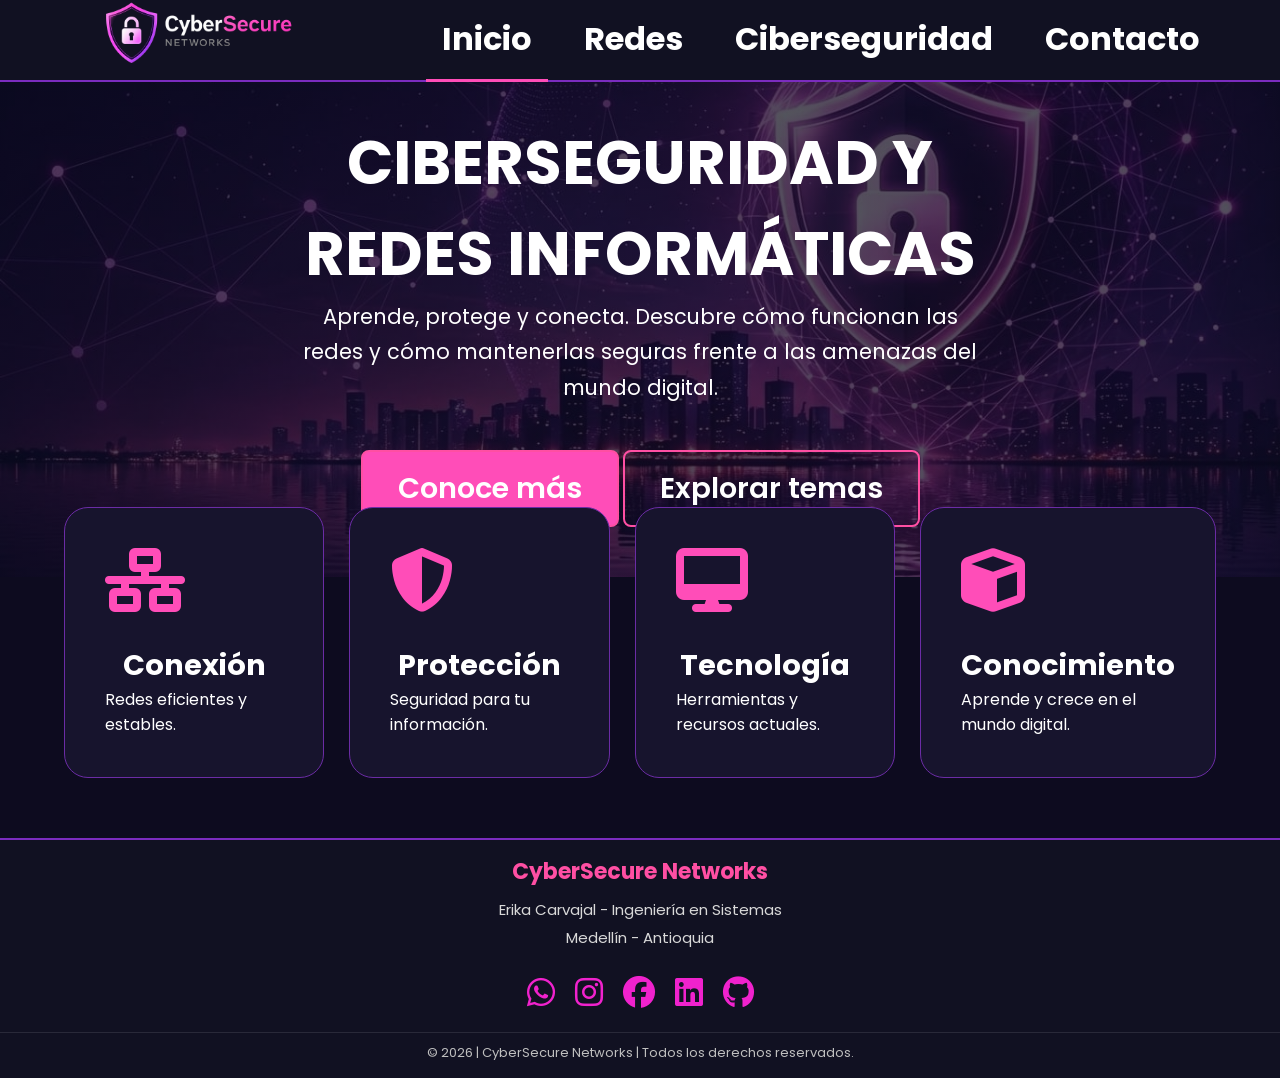
<file: index.html>
<!doctype html>
<html lang="es">
  <head>
    <meta charset="UTF-8" />
    <meta name="viewport" content="width=device-width, initial-scale=1.0" />
    <title>Pagina Erika Carvajal</title>

    <link rel="stylesheet" href="CSS/style.css" />
    <link rel="preconnect" href="https://fonts.googleapis.com" />
    <link rel="preconnect" href="https://fonts.gstatic.com" crossorigin />

    <link
      rel="stylesheet"
      href="https://cdnjs.cloudflare.com/ajax/libs/font-awesome/6.7.2/css/all.min.css"
    />

    <link
      href="https://fonts.googleapis.com/css2?family=Poppins:wght@300;400;500;600;700&display=swap"
      rel="stylesheet"
    />
  </head>

  <body class="'pagina">
    <header class="header">
      <div class="contenedor encabezado">
        <div class="logo">
          <img src="imagenes/logo.png" alt="CyberSecure" />
        </div>

        <nav class="navegacion-principal">
          <a href="index.html" class="activo">Inicio</a>
          <a href="Redes.html">Redes</a>
          <a href="Ciberseguridad.html">Ciberseguridad</a>
          <a href="Contacto.html">Contacto</a>
        </nav>
      </div>
    </header>

    <section class="hero">
      <div class="hero-contenido contenedor">
        <h1>
          CIBERSEGURIDAD Y <br />
          <span>REDES INFORMÁTICAS</span>
        </h1>

        <p class="descripcion">
          Aprende, protege y conecta. Descubre cómo funcionan las redes y cómo
          mantenerlas seguras frente a las amenazas del mundo digital.
        </p>

        <div class="botones">
          <a href="Redes.html" class="btn">Conoce más</a>

          <a href="Ciberseguridad.html" class="btn-secundario">
            Explorar temas
          </a>
        </div>
      </div>
    </section>

    <main>
      <section class="caracteristicas contenedor seccion-principal">
        <div class="tarjeta">
          <i class="fa-solid fa-network-wired"></i>

          <h3>Conexión</h3>

          <p>Redes eficientes y estables.</p>
        </div>

        <div class="tarjeta">
          <i class="fa-solid fa-shield-halved"></i>

          <h3>Protección</h3>

          <p>Seguridad para tu información.</p>
        </div>

        <div class="tarjeta">
          <i class="fa-solid fa-desktop"></i>

          <h3>Tecnología</h3>

          <p>Herramientas y recursos actuales.</p>
        </div>

        <div class="tarjeta">
          <i class="fa-solid fa-cube"></i>

          <h3>Conocimiento</h3>

          <p>Aprende y crece en el mundo digital.</p>
        </div>
      </section>
    </main>

    <footer class="footer">
      <div class="contenedor footer-contenido">
        <h3>CyberSecure Networks</h3>

        <p>Erika Carvajal - Ingeniería en Sistemas</p>

        <p>Medellín - Antioquia</p>

        <div class="redes-sociales">
          <a href="https://wa.me/573000000000" target="_blank">
            <i class="fa-brands fa-whatsapp"></i>
          </a>

          <a href="https://www.instagram.com/" target="_blank">
            <i class="fa-brands fa-instagram"></i>
          </a>

          <a href="https://www.facebook.com/" target="_blank">
            <i class="fa-brands fa-facebook"></i>
          </a>

          <a href="https://www.linkedin.com/" target="_blank">
            <i class="fa-brands fa-linkedin"></i>
          </a>

          <a href="https://github.com/" target="_blank">
            <i class="fa-brands fa-github"></i>
          </a>
        </div>
      </div>

      <div class="footer-copy">
        © 2026 | CyberSecure Networks | Todos los derechos reservados.
      </div>
    </footer>
  </body>
</html>
</file>
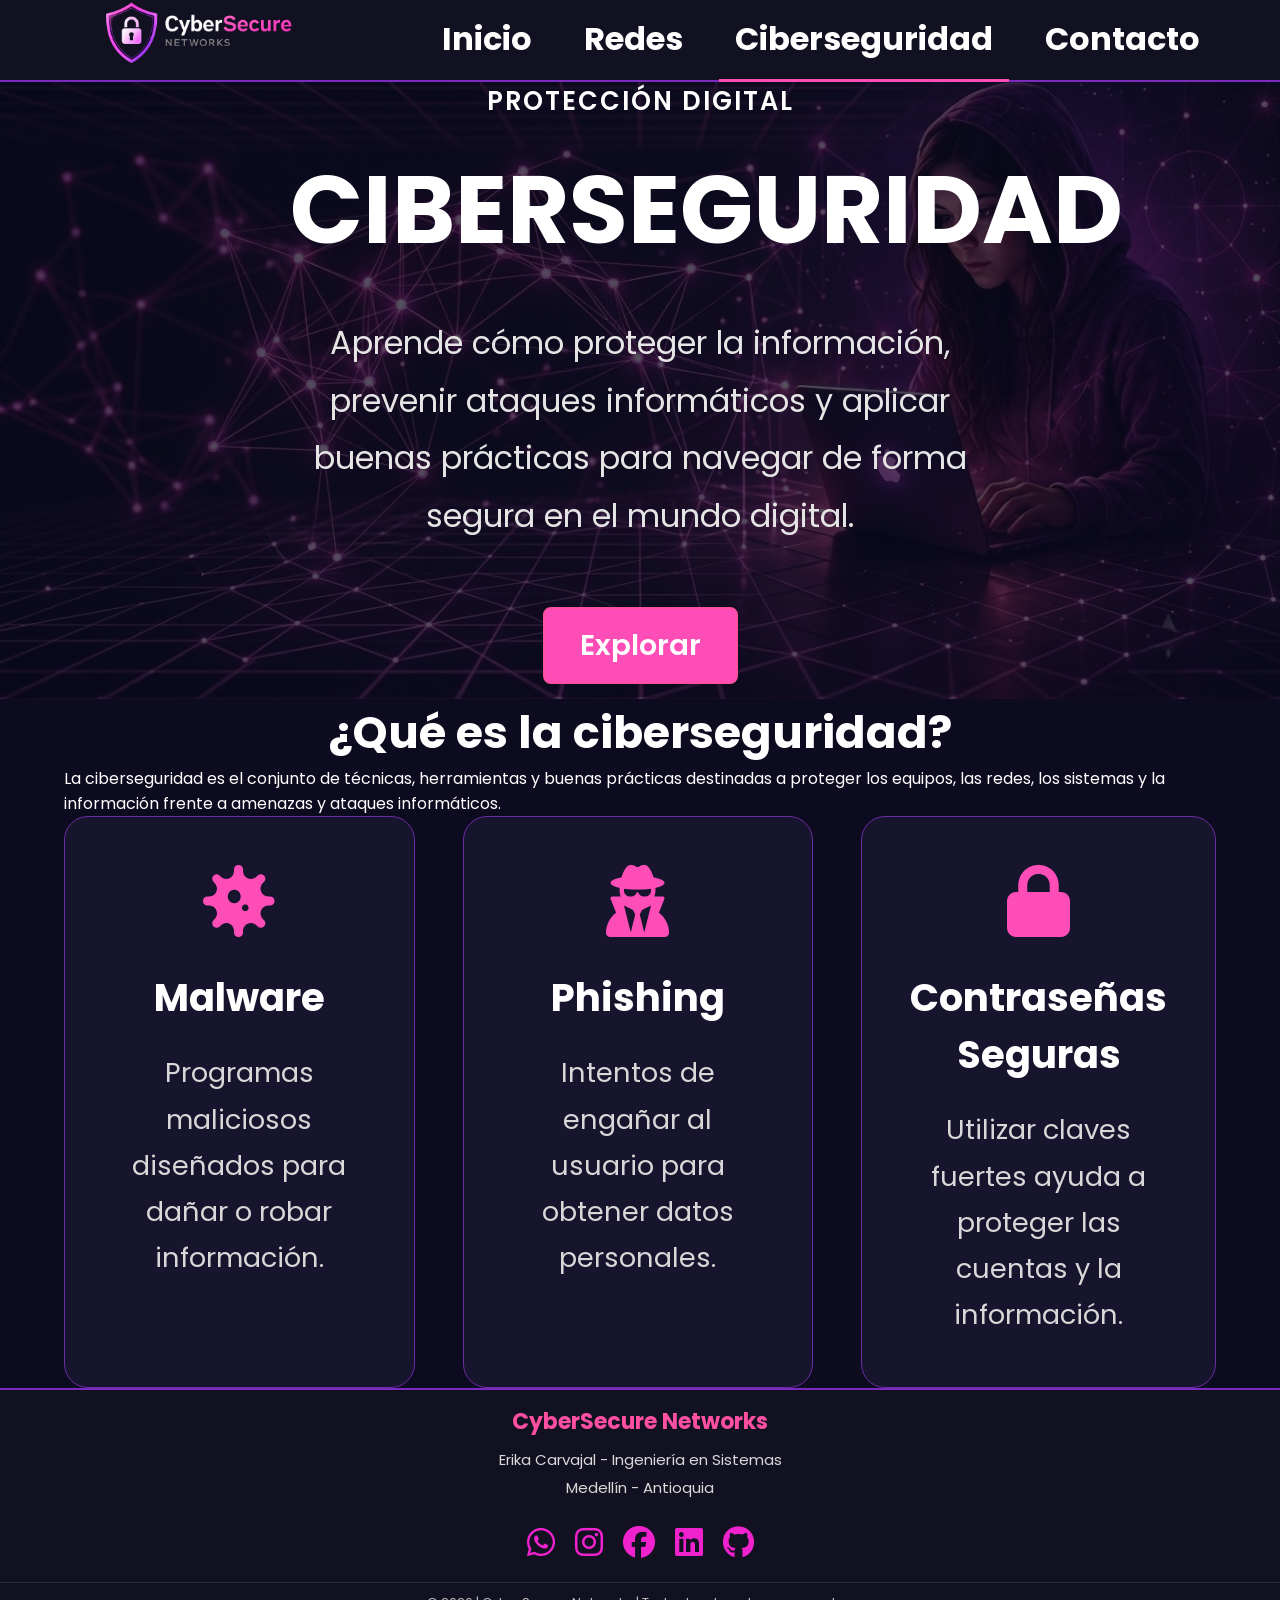
<file: ciberseguridad.html>
<!doctype html>
<html lang="es">
  <head>
    <meta charset="UTF-8" />
    <meta name="viewport" content="width=device-width, initial-scale=1.0" />
    <title>pagina Erika Carvajal</title>
    <link rel="stylesheet" href="CSS/style.css" />
    <link rel="preconnect" href="https://fonts.googleapis.com" />
    <link rel="preconnect" href="https://fonts.gstatic.com" crossorigin />
    <link
      rel="stylesheet"
      href="https://cdnjs.cloudflare.com/ajax/libs/font-awesome/6.7.2/css/all.min.css"
    />
    <link
      href="https://fonts.googleapis.com/css2?family=Poppins:wght@300;400;500;600;700&display=swap"
      rel="stylesheet"
    />
  </head>
  <body class="'pagina">
    <header class="header">
      <div class="contenedor encabezado">
        <div class="logo">
          <img src="imagenes/logo.png" alt="CyberSecure" />
        </div>

        <nav class="navegacion-principal">
          <a href="index.html">Inicio</a>
          <a href="redes.html">Redes</a>
          <a href="ciberseguridad.html" class="activo">Ciberseguridad</a>
          <a href="contacto.html">Contacto</a>
        </nav>
      </div>
    </header>
    <section class="hero-ciber">
      <div class="contenedor hero-contenido">
        <p class="bienvenida">PROTECCIÓN DIGITAL</p>

        <h2>CIBERSEGURIDAD</h2>

        <p class="descripcion">
          Aprende cómo proteger la información, prevenir ataques informáticos y
          aplicar buenas prácticas para navegar de forma segura en el mundo
          digital.
        </p>

        <div class="botones">
          <a href="#amenazas" class="btn"> Explorar </a>
        </div>
      </div>
    </section>
    <section class="contenedor seccion-ciber seccion-principal">
      <h2>¿Qué es la ciberseguridad?</h2>

      <p>
        La ciberseguridad es el conjunto de técnicas, herramientas y buenas
        prácticas destinadas a proteger los equipos, las redes, los sistemas y
        la información frente a amenazas y ataques informáticos.
      </p>
    </section>
    <section class="contenedor tarjetas-ciber" id="amenazas">
      <div class="tarjeta-ciber">
        <i class="fa-solid fa-virus"></i>

        <h3>Malware</h3>

        <p>Programas maliciosos diseñados para dañar o robar información.</p>
      </div>

      <div class="tarjeta-ciber">
        <i class="fa-solid fa-user-secret"></i>

        <h3>Phishing</h3>

        <p>Intentos de engañar al usuario para obtener datos personales.</p>
      </div>

      <div class="tarjeta-ciber">
        <i class="fa-solid fa-lock"></i>

        <h3>Contraseñas Seguras</h3>

        <p>
          Utilizar claves fuertes ayuda a proteger las cuentas y la información.
        </p>
      </div>
    </section>

    <footer class="footer">
      <div class="contenedor footer-contenido">
        <h3>CyberSecure Networks</h3>

        <p>Erika Carvajal - Ingeniería en Sistemas</p>

        <p>Medellín - Antioquia</p>

        <div class="redes-sociales">
          <a href="https://wa.me/573000000000" target="_blank">
            <i class="fa-brands fa-whatsapp"></i>
          </a>

          <a href="https://www.instagram.com/" target="_blank">
            <i class="fa-brands fa-instagram"></i>
          </a>

          <a href="https://www.facebook.com/" target="_blank">
            <i class="fa-brands fa-facebook"></i>
          </a>
          <a
            href="https://www.linkedin.com/"
            target="_blank"
            aria-label="LinkedIn"
          >
            <i class="fa-brands fa-linkedin"></i>
          </a>

          <a href="https://github.com/" target="_blank" aria-label="GitHub">
            <i class="fa-brands fa-github"></i>
          </a>
        </div>
      </div>

      <div class="footer-copy">
        © 2026 | CyberSecure Networks | Todos los derechos reservados.
      </div>
    </footer>
  </body>
</html>
</file>
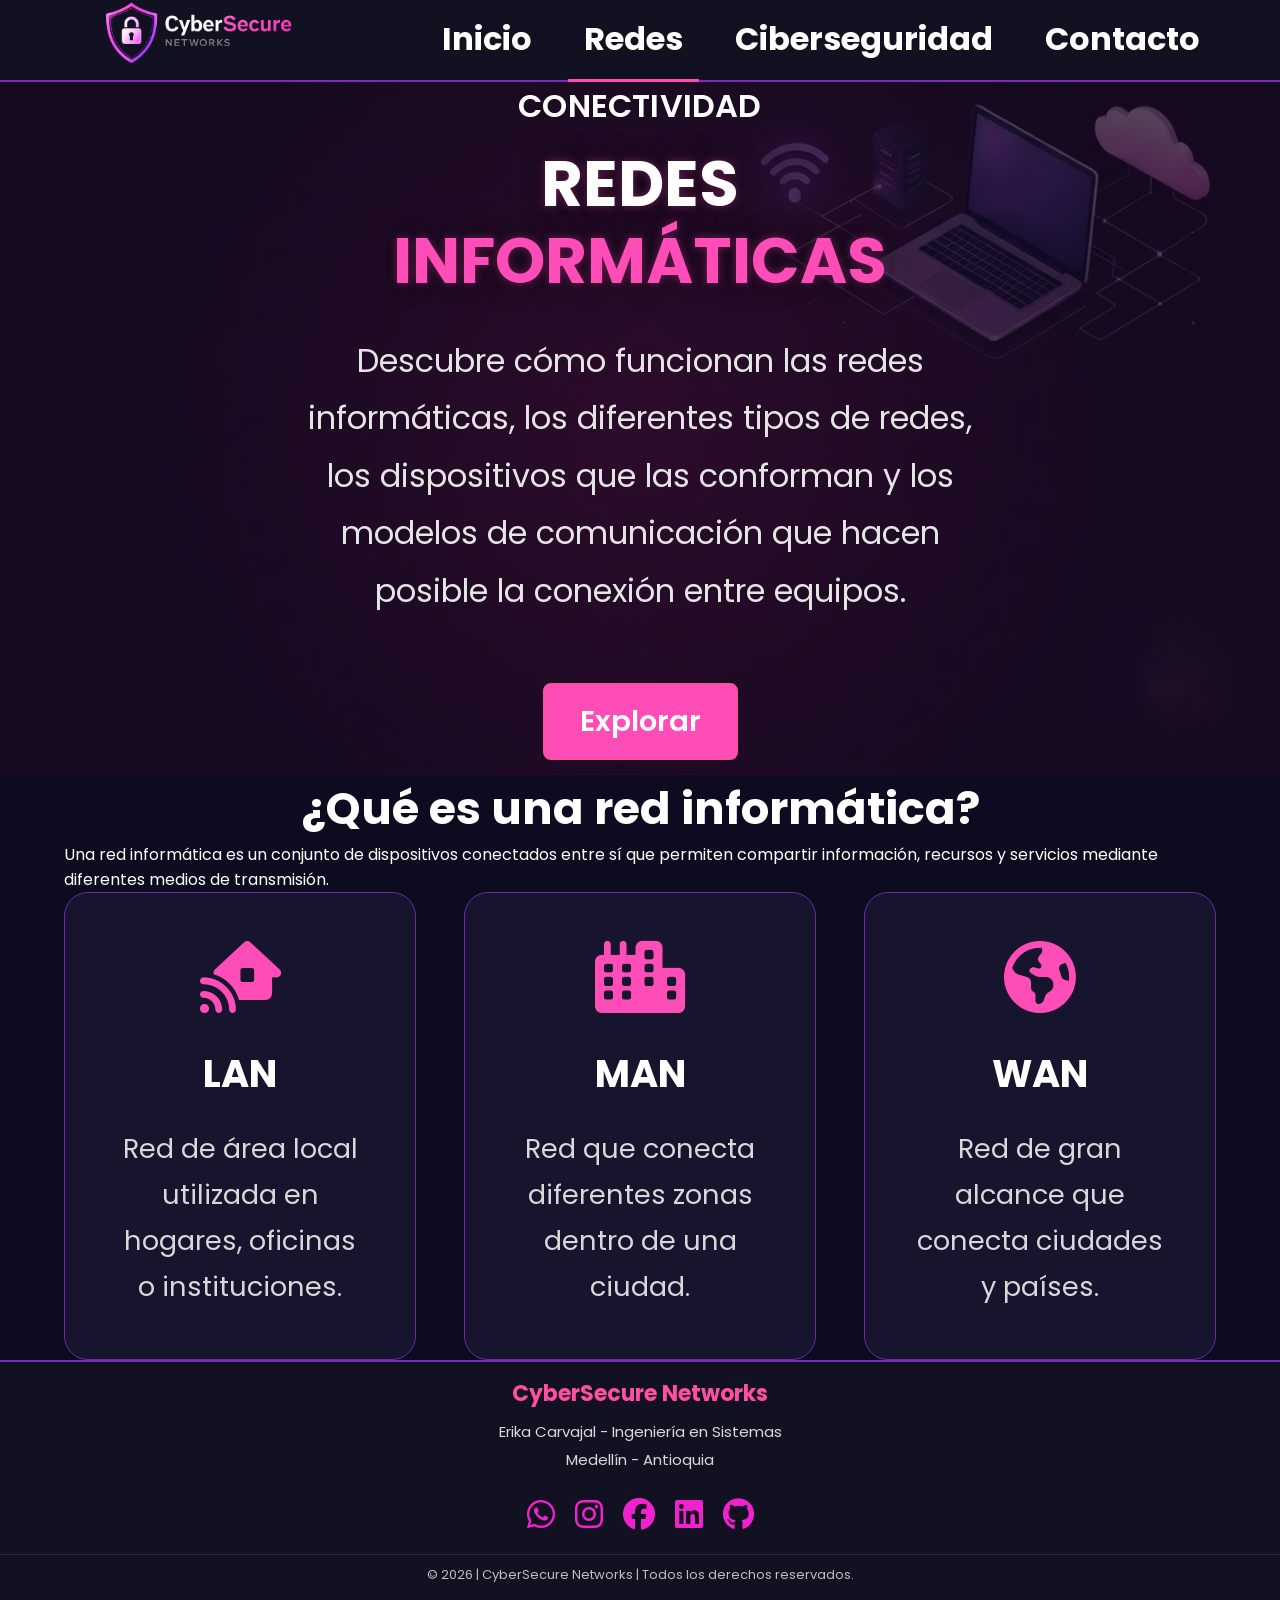
<file: redes.html>
<!doctype html>
<html lang="es">
  <head>
    <meta charset="UTF-8" />
    <meta name="viewport" content="width=device-width, initial-scale=1.0" />
    <title>pagina Erika Carvajal</title>
    <link rel="stylesheet" href="CSS/style.css" />
    <link rel="preconnect" href="https://fonts.googleapis.com" />
    <link rel="preconnect" href="https://fonts.gstatic.com" crossorigin />
    <link
      rel="stylesheet"
      href="https://cdnjs.cloudflare.com/ajax/libs/font-awesome/6.7.2/css/all.min.css"
    />
    <link
      href="https://fonts.googleapis.com/css2?family=Poppins:wght@300;400;500;600;700&display=swap"
      rel="stylesheet"
    />
  </head>
  <body class="'pagina">
    <header class="header">
      <div class="contenedor encabezado">
        <div class="logo">
          <img src="imagenes/logo.png" alt="CyberSecure" />
        </div>

        <nav class="navegacion-principal">
          <a href="index.html">Inicio</a>
          <a href="Redes.html" class="activo">Redes</a>
          <a href="Ciberseguridad.html">Ciberseguridad</a>
          <a href="Contacto.html">Contacto</a>
        </nav>
      </div>
    </header>

    <section class="hero-redes">
      <div class="contenedor hero-contenido">
        <p class="bienvenida">CONECTIVIDAD</p>

        <h2>
          REDES <br />
          <span>INFORMÁTICAS</span>
        </h2>

        <p class="descripcion">
          Descubre cómo funcionan las redes informáticas, los diferentes tipos
          de redes, los dispositivos que las conforman y los modelos de
          comunicación que hacen posible la conexión entre equipos.
        </p>

        <div class="botones">
          <a href="#tipos" class="btn"> Explorar </a>
        </div>
      </div>
    </section>

    <section class="contenedor seccion-redes seccion-principal">
      <h2>¿Qué es una red informática?</h2>

      <p>
        Una red informática es un conjunto de dispositivos conectados entre sí
        que permiten compartir información, recursos y servicios mediante
        diferentes medios de transmisión.
      </p>
    </section>
    <section class="contenedor tarjetas-redes">
      <div class="tarjeta-red">
        <i class="fa-solid fa-house-signal"></i>

        <h3>LAN</h3>

        <p>Red de área local utilizada en hogares, oficinas o instituciones.</p>
      </div>

      <div class="tarjeta-red">
        <i class="fa-solid fa-city"></i>

        <h3>MAN</h3>

        <p>Red que conecta diferentes zonas dentro de una ciudad.</p>
      </div>

      <div class="tarjeta-red">
        <i class="fa-solid fa-earth-americas"></i>

        <h3>WAN</h3>

        <p>Red de gran alcance que conecta ciudades y países.</p>
      </div>
    </section>

    <footer class="footer">
      <div class="contenedor footer-contenido">
        <h3>CyberSecure Networks</h3>

        <p>Erika Carvajal - Ingeniería en Sistemas</p>

        <p>Medellín - Antioquia</p>

        <div class="redes-sociales">
          <a href="https://wa.me/573000000000" target="_blank">
            <i class="fa-brands fa-whatsapp"></i>
          </a>

          <a href="https://www.instagram.com/" target="_blank">
            <i class="fa-brands fa-instagram"></i>
          </a>

          <a href="https://www.facebook.com/" target="_blank">
            <i class="fa-brands fa-facebook"></i>
          </a>
          <a
            href="https://www.linkedin.com/"
            target="_blank"
            aria-label="LinkedIn"
          >
            <i class="fa-brands fa-linkedin"></i>
          </a>

          <a href="https://github.com/" target="_blank" aria-label="GitHub">
            <i class="fa-brands fa-github"></i>
          </a>
        </div>
      </div>

      <div class="footer-copy">
        © 2026 | CyberSecure Networks | Todos los derechos reservados.
      </div>
    </footer>
  </body>
</html>
</file>
<file: CSS/style.css>
/* ====== VARIABLES ====== */

:root {
  --negro: #0b0b18;
  --morado: #7b2cbf;
  --fucsia: #ff4fa3;
  --blanco: #ffffff;
  --gris: #d9d9d9;
  --tarjeta: #17172a;
}

/* ====== GENERALES ====== */

* {
  margin: 0;
  padding: 0;
  box-sizing: border-box;
}

body {
  font-family: "Poppins", sans-serif;
  background-color: #0d0b1f;
  color: #ffffff;
  margin: 0;
  display: flex;
  flex-direction: column;
  min-height: 100vh;
  overflow-x: hidden;
}
.contenedor {
  width: 90%;
  max-width: 1300px;
  margin: auto;
}

/* ===== HEADER ===== */

.header {
  width: 100%;
  background: #111122;
  border-bottom: 2px solid var(--morado);
}

.encabezado {
  height: 80px;

  display: flex;

  justify-content: space-between;

  align-items: center;
}

.logo img {
  width: 270px;
}

.navegacion-principal {
  display: flex;
  gap: 20px;
}
.navegacion-principal a {
  color: white;

  text-decoration: none;

  padding: 1rem 1.8rem;

  border-bottom: 3px solid transparent;

  transition: 0.3s;
}

.navegacion-principal a:hover {
  color: #ff4db8;

  border-bottom: 3px solid #ff4db8;
}
/* Página activa */

.navegacion-principal a.activo {
  color: #ff4db8;

  border-bottom: 3px solid #ff4db8;
}

/*========== HERO ==========*/

.hero {
  background-image:
    linear-gradient(rgba(11, 11, 24, 0.7), rgba(11, 11, 24, 0.7)),
    url("../imagenes/hero.jpg");

  background-size: cover;
  background-position: center;
  background-repeat: no-repeat;

  min-height: 55vh;

  display: flex;
  align-items: center;
}
.hero-contenido {
  max-width: 800px;
  margin: 0 auto;
  text-align: center;
}

.bienvenida {
  color: var(--Fucsia);
  font-size: 1.6rem;
  font-weight: 600;
  letter-spacing: 2px;
  margin-bottom: 1rem;
}

.hero h2 {
  font-size: 4rem;
  line-height: 1.2;
  color: white;
  text-shadow: 4px 4px 10px rgba(0, 0, 0, 0.7);
}

.descripcion {
  width: 100%;
  max-width: 700px;
  margin: 0 auto 30px;
  font-size: 1.3rem;
  line-height: 1.7;
}

/*==========================================
            HERO REDES
==========================================*/

.hero-redes {
  background-image:
    linear-gradient(rgba(11, 11, 24, 0.7), rgba(11, 11, 24, 0.7)),
    url("../imagenes/redes.jpeg");

  background-size: cover;
  background-position: center;
  background-repeat: no-repeat;

  min-height: 50vh;

  display: flex;
  align-items: center;
}

.hero-redes .hero-contenido {
  max-width: 800px;
}

.hero-redes .bienvenida {
  color: #ffffff;
  font-size: 2rem;
  font-weight: 600;
  letter-spacing: 0.2px;
  text-transform: uppercase;
  margin-bottom: 1rem;
}

.hero-redes h2 {
  font-size: 4rem;
  line-height: 1.2;
  color: white;
  margin-bottom: 2rem;
  text-transform: uppercase;

  text-shadow:
    0 0 10px rgba(255, 77, 184, 0.35),
    0 0 25px rgba(0, 0, 0, 0.6);
}

.hero-redes h2 span {
  color: #ff4db8;
}

.hero-redes .descripcion {
  width: 100%;
  max-width: 700px;

  font-size: 2rem;
  color: #e5e5e5;

  line-height: 1.8;

  margin-bottom: 3rem;
}

/*==========================================
              BOTONES
==========================================*/

.botones {
  display: flex;

  gap: 2rem;
}

.btn {
  display: inline-block;

  padding: 1.5rem 3.5rem;

  background: #ff4db8;

  color: white;

  text-decoration: none;

  font-size: 1.8rem;

  font-weight: 600;

  border-radius: 1rem;

  transition: 0.35s;
}

.btn:hover {
  background: #ff2ca2;

  transform: translateY(-5px);

  box-shadow: 0 10px 25px rgba(255, 77, 184, 0.4);
}

.btn-secundario {
  display: inline-block;

  padding: 1.5rem 3.5rem;

  border: 2px solid #ff4db8;

  color: #ffffff;

  text-decoration: none;

  font-size: 1.8rem;

  font-weight: 600;

  border-radius: 1rem;

  transition: 0.35s;
}

.btn-secundario:hover {
  background: #ff4db8;

  color: white;

  transform: translateY(-5px);
}

/*==========================================
            TARJETAS
==========================================*/

.tarjetas-redes {
  display: grid;

  grid-template-columns: repeat(3, 1fr);

  gap: 3rem;
}

.tarjeta-red {
  background: #17142d;

  border: 1px solid #6b2ca5;

  border-radius: 1.5rem;

  padding: 3rem;

  text-align: center;

  cursor: pointer;

  transition: 0.35s;
}

.tarjeta-red:hover {
  transform: translateY(-10px);

  background: #211b3f;

  border-color: #ff4db8;

  box-shadow: 0 15px 35px rgba(255, 77, 184, 0.35);
}

.tarjeta-red i {
  font-size: 4.5rem;

  color: #ff4db8;

  margin-bottom: 2rem;

  transition: 0.35s;
}

.tarjeta-red:hover i {
  transform: scale(1.2);

  color: white;
}

.tarjeta-red h3 {
  font-size: 2.4rem;

  color: white;

  margin-bottom: 1.5rem;

  transition: 0.35s;
}

.tarjeta-red:hover h3 {
  color: #ff4db8;
}

.tarjeta-red p {
  font-size: 1.7rem;

  color: #d8d8d8;

  line-height: 1.7;
}

/*==========================================
          RESPONSIVE
==========================================*/

@media (max-width: 768px) {
  .hero-redes h2 {
    font-size: 4rem;
  }

  .hero-redes .descripcion {
    font-size: 1.7rem;
  }

  .tarjetas-redes {
    grid-template-columns: 1fr;
  }

  .botones {
    flex-direction: column;
  }
}
/*==========================================
            HERO CIBERSEGURIDAD
==========================================*/

.hero-ciber {
  background-image:
    linear-gradient(rgba(11, 11, 24, 0.7), rgba(11, 11, 24, 0.7)),
    url("../imagenes/ciberseguridad.jpeg");

  background-size: cover;
  background-position: center;
  background-repeat: no-repeat;

  min-height: 50vh;

  display: flex;
  align-items: center;
}

.hero-ciber .hero-contenido {
  max-width: 700px;
}

.hero-ciber h2 {
  font-size: 6rem;

  color: white;

  margin-bottom: 2rem;

  text-transform: uppercase;
}

.hero-ciber h2 span {
  color: #ff4db8;
}

.hero-ciber .descripcion {
  color: #e5e5e5;

  font-size: 2rem;

  line-height: 1.8;

  margin-bottom: 3rem;
}

/*==========================================
            TARJETAS
==========================================*/

.tarjetas-ciber {
  display: grid;

  grid-template-columns: repeat(3, 1fr);

  gap: 3rem;

  margin-bottom: 6rem;
}

.tarjeta-ciber {
  background: #17142d;

  border: 1px solid #6b2ca5;

  border-radius: 1.5rem;

  padding: 3rem;

  text-align: center;

  transition: 0.35s;

  cursor: pointer;
}

.tarjeta-ciber:hover {
  transform: translateY(-10px);

  background: #211b3f;

  border-color: #ff4db8;

  box-shadow: 0 15px 35px rgba(255, 77, 184, 0.35);
}

.tarjeta-ciber i {
  font-size: 4.5rem;

  color: #ff4db8;

  margin-bottom: 2rem;
}

.tarjeta-ciber h3 {
  color: white;

  font-size: 2.4rem;

  margin-bottom: 1.5rem;
}

.tarjeta-ciber p {
  color: #d8d8d8;

  font-size: 1.7rem;

  line-height: 1.7;
}

/*==========================================
        HERO CONTACTO
==========================================*/

.hero-contacto {
  background-image:
    linear-gradient(rgba(11, 11, 24, 0.75), rgba(11, 11, 24, 0.75)),
    url("../imagenes/contactosjpeg.jpeg");

  background-size: cover;
  background-position: center;
  background-repeat: no-repeat;

  min-height: 50vh;

  display: flex;
  align-items: center;
}

.hero-contenido {
  max-width: 700px;

  margin: auto;

  text-align: center;
}

.hero-contacto h2 {
  font-size: 6rem;

  color: white;

  margin-bottom: 2rem;
}

.hero-contacto h2 span {
  color: #ff4db8;
}

.hero-contacto .descripcion {
  color: #e5e5e5;

  font-size: 2rem;

  line-height: 1.8;
}
/*==========================================
            CONTACTO
==========================================*/

.contacto {
  display: grid;

  grid-template-columns: 1fr 1fr;

  gap: 6rem;

  align-items: center;

  padding: 3rem 0;
}

.informacion {
  background: #17142d;

  border: 1px solid #6b2ca5;

  border-radius: 18px;

  padding: 4rem;

  height: 100%;
}

.informacion h2 {
  color: #ff4db8;

  margin-bottom: 3rem;

  font-size: 3.5rem;
}

.informacion p {
  color: white;

  font-size: 1.8rem;

  margin-bottom: 2rem;
}

.informacion i {
  color: #ff4db8;

  margin-right: 1rem;
}
/*==========================================
            FORMULARIO
==========================================*/

.formulario {
  display: flex;

  flex-direction: column;

  gap: 2rem;

  justify-content: center;
}

.formulario input,
.formulario textarea {
  width: 100%;

  padding: 1.6rem;

  border: none;

  border-radius: 1rem;

  background: #17142d;

  color: white;

  font-size: 1.7rem;

  border: 1px solid #6b2ca5;

  outline: none;
}

.formulario input:focus,
.formulario textarea:focus {
  border-color: #ff4db8;

  box-shadow: 0 0 10px rgba(255, 77, 184, 0.3);
}

.formulario textarea {
  resize: none;
}

.formulario .btn {
  width: 100%;

  max-width: 250px;
}
@media (max-width: 768px) {
  .contacto {
    grid-template-columns: 1fr;
  }

  .hero-contacto h2 {
    font-size: 4rem;
  }

  .hero-contenido {
    text-align: center;
  }

  .formulario .btn {
    max-width: 100%;
  }
}

/* ==========================================
   TIPOGRAFÍA
========================================== */

h1 {
  font-size: 3.8rem;
}

h2 {
  font-size: 2.8rem;
}

h3 {
  font-size: 1.8rem;
}

h1,
h2,
h3 {
  text-align: center;
}

/* ==========================================
   CLASES UTILITARIAS
========================================== */

/*
Limita el ancho del contenido y lo centra.
*/

.contenedor {
  max-width: 800rem;
  margin: 0 auto;
}

.botones {
  display: inline-block;
  padding: 15px 35px;
  border-radius: 8px;
  text-decoration: none;
  font-weight: 600;
  transition: 0.3s;
}
.btn,
.btn-secundario {
  display: inline-block;
  padding: 15px 35px;
  border-radius: 8px;
  text-decoration: none;
  font-weight: 600;
  transition: 0.3s;
}

.btn {
  border: 2px solid #ff4fa3;
  color: white;
}

.btn:hover {
  background: #ff6cb7;
}

.btn-secundario {
  border: 2px solid #ff4fa3;
  color: white;
}

.btn-secundario:hover {
  background: #ff4fa3;
}

@media (min-width: 768px) {
  .boton {
    width: auto;
  }
}
/*
Agrega fondo, bordes redondeados y sombra
al contenido principal.
*/
.sombra {
  padding: 2rem;

  background-color: var(--Blanco);

  border-radius: 1rem;

  box-shadow: 0 5px 15px rgba(112, 112, 112, 0.48);
}

/* ==========================================
   BARRA DE NAVEGACIÓN
========================================== */

.nav-bg {
  height: 55px;
  padding: 0;
}

.navegacion-principal a {
  font-size: 15px;
}

.navegacion-principal a {
  display: block;
  padding: 1rem;

  color: var(--Blanco);

  font-size: 2rem;
  font-weight: 700;
  text-align: center;
  text-decoration: none;
}

.navegacion-principal a:hover,
.navegacion-principal a.activo {
  background-color: var(--VerdeMenta);
  color: var(--GrisOscuro);
}

/*
En pantallas medianas y grandes,
los enlaces se muestran horizontalmente.
*/

@media (min-width: 768px) {
  .navegacion-principal {
    flex-direction: row;
    justify-content: space-between;
    align-items: center;
  }
}

/*==========================================
        BOTÓN DE MODO OSCURO
==========================================*/

/* 
   Por ahora el botón solo tiene diseño.
   Más adelante se le agregará la funcionalidad
   con JavaScript.
*/

.btn-modo {
  padding: 1rem 1.5rem;
  background-color: var(--Fucsia);
  color: var(--Blanco);
  border: none;
  border-radius: 0.8rem;
  font-size: 1.5rem;
  font-weight: 600;
  cursor: pointer;
  transition: all 0.3s ease;
}

.btn-modo:hover {
  background-color: var(--Morado);
  transform: scale(1.05);
}
.contenido-hero {
  width: 100%;
  height: 100%;

  position: absolute;

  display: flex;
  flex-direction: column;
  justify-content: center;
  align-items: center;

  background-color: rgba(0, 0, 0, 0.4);
}
.contenido-hero h2,
.contenido-hero p {
  color: var(--Blanco);
}

/*========== FOOTER ==========*/

.footer {
  background: #111122;

  border-top: 2px solid var(--morado);

  text-align: center;

  padding: 15px 0;
}
.footer {
  margin-top: auto;
}
.footer-contenido h3 {
  color: var(--fucsia);

  font-size: 22px;

  margin-bottom: 10px;
}

.footer-contenido p {
  color: var(--gris);

  font-size: 15px;

  margin: 5px;
}

.footer-copy {
  margin-top: 15px;

  padding-top: 10px;

  border-top: 1px solid rgba(255, 255, 255, 0.1);

  color: #bfbfbf;

  font-size: 13px;
}
/*========== REDES SOCIALES ==========*/

.redes-sociales {
  display: flex;
  justify-content: center;
  gap: 20px;
  margin-top: 20px;
}

.redes-sociales a {
  font-size: 32px;
  transition: all 0.3s ease;
}

.redes-sociales a:hover {
  transform: translateY(-5px) scale(1.15);
}

/* Colores oficiales */

.redes-sociales .fa-whatsapp {
  color: #f022cd;
}

.redes-sociales .fa-instagram {
  color: #f022cd;
}

.redes-sociales .fa-facebook {
  color: #f022cd;
}

.redes-sociales a:hover {
  transform: scale(1.2);
}
/* LinkedIn */
.redes-sociales .fa-linkedin {
  color: #f022cd;
}

/* GitHub */
.redes-sociales .fa-github {
  color: #f022cd;
}
/*==========================================
        TARJETAS DEL INICIO
==========================================*/

.caracteristicas {
  width: 90%;
  max-width: px;

  display: flex;
  justify-content: space-between;

  gap: 25px;

  margin: -70px auto 60px;

  position: relative;
  z-index: 100;
}

.tarjeta {
  flex: 1;

  background: #17142d;

  border: 1px solid #6b2ca5;

  border-radius: 1.5rem;

  padding: 2.5rem;

  transition: 0.3s;
}

.tarjeta:hover {
  transform: translateY(-8px);

  border-color: #ff4db8;

  box-shadow: 0 0 20px rgba(255, 77, 184, 0.3);
}

.tarjeta i {
  font-size: 4rem;

  color: #ff4db8;

  margin-bottom: 2rem;
}
.card {
  padding: 15px;
  height: 100px;
}

.card h3 {
  font-size: 16px;
}

.card p {
  font-size: 13px;
}
</file>
